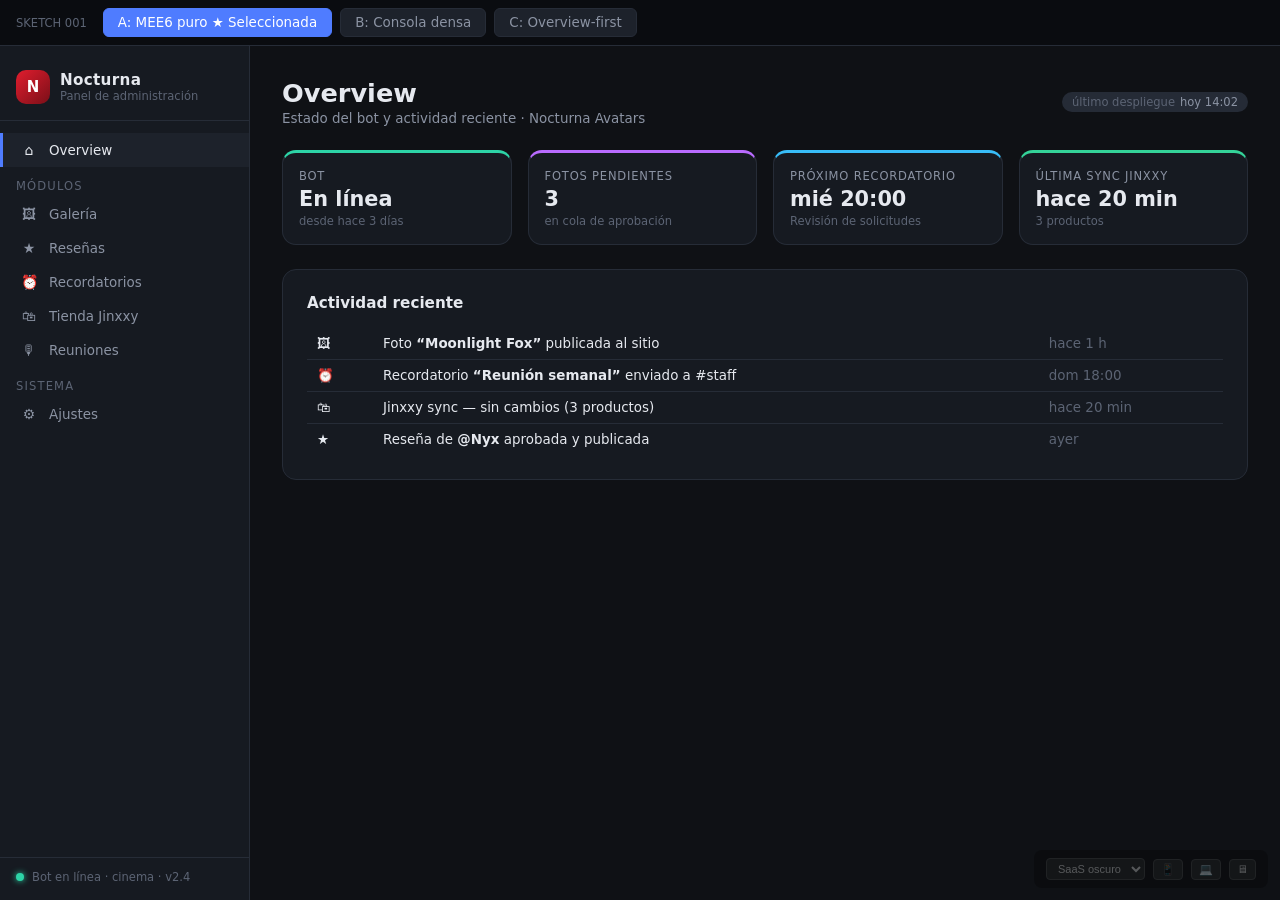
<file: .planning/sketches/001-dashboard-shell/index.html>
<!DOCTYPE html>
<html lang="es">
<head>
<meta charset="utf-8">
<meta name="viewport" content="width=device-width, initial-scale=1">
<title>Sketch 001 — Nocturna Admin Dashboard</title>
<link rel="stylesheet" href="../themes/default.css">
<style>
  * { box-sizing: border-box; margin: 0; padding: 0; }
  body {
    background: var(--color-bg);
    color: var(--color-text);
    font-family: var(--font-sans);
    font-size: var(--text-base);
    padding-top: 46px; /* variant nav */
  }
  button { font-family: inherit; cursor: pointer; }

  /* ── Variant nav ─────────────────────────────── */
  #variant-nav {
    position: fixed; top: 0; left: 0; right: 0; z-index: 9998;
    background: #0a0c10; border-bottom: 1px solid var(--color-border);
    padding: 8px 16px; display: flex; gap: 8px; align-items: center;
  }
  #variant-nav .tag { font-size: var(--text-xs); color: var(--color-text-faint); margin-right: 8px; }
  .variant-tab {
    background: var(--color-surface-2); color: var(--color-text-muted);
    border: 1px solid var(--color-border); border-radius: var(--radius-sm);
    padding: 6px 14px; font-size: var(--text-sm); transition: all .15s ease;
  }
  .variant-tab:hover { color: var(--color-text); border-color: var(--color-border-strong); }
  .variant-tab.active { background: var(--color-primary); border-color: var(--color-primary); color: #fff; }

  .variant { display: none; }
  .variant.active { display: block; }

  /* ── Shell ───────────────────────────────────── */
  .shell { display: flex; min-height: calc(100vh - 46px); max-width: var(--vp, 100%); margin: 0 auto; }
  .side {
    background: var(--color-surface); border-right: 1px solid var(--color-border);
    flex-shrink: 0; display: flex; flex-direction: column; padding: var(--space-4) 0;
  }
  .v-comfy .side { width: 250px; }
  .v-dense .side { width: 205px; padding: var(--space-2) 0; }
  .brand {
    display: flex; align-items: center; gap: 10px; padding: var(--space-2) var(--space-4) var(--space-4);
    border-bottom: 1px solid var(--color-border); margin-bottom: var(--space-3);
  }
  .brand .logo {
    width: 34px; height: 34px; border-radius: var(--radius-md);
    background: linear-gradient(135deg, var(--color-brand), #7a0f18);
    display: grid; place-items: center; font-weight: 800; color: #fff; font-size: 15px;
  }
  .brand .t { font-weight: 700; font-size: var(--text-base); letter-spacing: .02em; }
  .brand .s { font-size: var(--text-xs); color: var(--color-text-faint); }
  .v-dense .brand { padding-bottom: var(--space-2); }
  .v-dense .brand .logo { width: 26px; height: 26px; font-size: 12px; border-radius: var(--radius-sm); }

  .side .grp { font-size: var(--text-xs); text-transform: uppercase; letter-spacing: .1em;
    color: var(--color-text-faint); padding: var(--space-3) var(--space-4) var(--space-1); }
  .nav-item {
    display: flex; align-items: center; gap: 10px; width: 100%;
    background: none; border: none; text-align: left; color: var(--color-text-muted);
    padding: 9px var(--space-4); font-size: var(--text-sm); transition: all .15s ease;
    border-left: 3px solid transparent;
  }
  .v-dense .nav-item { padding: 6px var(--space-3); }
  .nav-item:hover { background: var(--color-surface-2); color: var(--color-text); }
  .nav-item.on { background: var(--color-surface-2); color: var(--color-text); border-left-color: var(--acc, var(--color-primary)); }
  .nav-item .ico { width: 20px; text-align: center; font-size: 14px; }
  .nav-item .dot { margin-left: auto; width: 7px; height: 7px; border-radius: 50%; }
  .nav-item .cnt { margin-left: auto; font-size: var(--text-xs); background: var(--color-surface-3);
    border-radius: var(--radius-full); padding: 1px 7px; color: var(--color-text-muted); }
  .side .foot { margin-top: auto; padding: var(--space-3) var(--space-4) 0; border-top: 1px solid var(--color-border);
    display: flex; align-items: center; gap: 8px; font-size: var(--text-xs); color: var(--color-text-faint); }
  .side .foot .st { width: 8px; height: 8px; border-radius: 50%; background: var(--color-success); box-shadow: 0 0 6px var(--color-success); }

  .main { flex: 1; padding: var(--space-8); overflow-x: hidden; }
  .v-dense .main { padding: var(--space-4); }

  /* ── Page header ─────────────────────────────── */
  .ph { display: flex; align-items: center; gap: var(--space-4); margin-bottom: var(--space-6); }
  .v-dense .ph { margin-bottom: var(--space-3); }
  .ph .ttl { font-size: var(--text-2xl); font-weight: 700; }
  .v-dense .ph .ttl { font-size: var(--text-lg); }
  .ph .sub { color: var(--color-text-muted); font-size: var(--text-sm); margin-top: 3px; }
  .ph .spacer { flex: 1; }

  /* ── Cards / tables ──────────────────────────── */
  .card {
    background: var(--color-surface); border: 1px solid var(--color-border);
    border-radius: var(--radius-lg); padding: var(--space-6); margin-bottom: var(--space-6);
  }
  .v-dense .card { padding: var(--space-3); border-radius: var(--radius-sm); margin-bottom: var(--space-3); }
  .card h3 { font-size: var(--text-base); font-weight: 600; display: flex; align-items: center; gap: 8px; }
  .card .hint { font-size: var(--text-xs); color: var(--color-text-faint); margin-top: 2px; }
  .card-hdr { display: flex; align-items: center; margin-bottom: var(--space-4); }
  .v-dense .card-hdr { margin-bottom: var(--space-2); }
  .card-hdr .spacer { flex: 1; }
  .acc-bar { width: 4px; align-self: stretch; border-radius: 2px; margin-right: 10px; }

  table { width: 100%; border-collapse: collapse; font-size: var(--text-sm); }
  th { text-align: left; font-size: var(--text-xs); text-transform: uppercase; letter-spacing: .07em;
    color: var(--color-text-faint); padding: 6px 10px; border-bottom: 1px solid var(--color-border); }
  td { padding: 8px 10px; border-bottom: 1px solid var(--color-border); vertical-align: middle; }
  .v-dense td { padding: 5px 8px; }
  tr:last-child td { border-bottom: none; }
  tr:hover td { background: rgba(255,255,255,0.015); }

  /* ── Controls ────────────────────────────────── */
  .btn {
    background: var(--color-primary); border: none; color: #fff; font-weight: 600;
    padding: 9px 16px; border-radius: var(--radius-sm); font-size: var(--text-sm); transition: all .15s ease;
  }
  .btn:hover { background: var(--color-primary-hover); }
  .btn.ghost { background: transparent; border: 1px solid var(--color-border-strong); color: var(--color-text-muted); }
  .btn.ghost:hover { color: var(--color-text); border-color: var(--color-text-faint); }
  .btn.danger { background: transparent; border: 1px solid transparent; color: var(--color-danger); }
  .btn.danger:hover { background: rgba(240,67,90,0.1); }
  .btn.ok { background: var(--color-success); color: #052b21; }
  .btn.sm { padding: 5px 10px; font-size: var(--text-xs); }

  .switch { position: relative; width: 40px; height: 22px; flex-shrink: 0; cursor: pointer; }
  .switch input { display: none; }
  .switch .tr { position: absolute; inset: 0; background: var(--color-surface-3); border-radius: var(--radius-full); transition: all .15s ease; }
  .switch .th { position: absolute; top: 3px; left: 3px; width: 16px; height: 16px; background: #fff; border-radius: 50%; transition: all .15s ease; }
  .switch input:checked + .tr { background: var(--color-success); }
  .switch input:checked + .tr .th { left: 21px; }
  .switch.lg { width: 50px; height: 28px; }
  .switch.lg .th { width: 20px; height: 20px; top: 4px; left: 4px; }
  .switch.lg input:checked + .tr .th { left: 26px; }

  .field { margin-bottom: var(--space-4); }
  .v-dense .field { margin-bottom: var(--space-2); }
  .field label { display: block; font-size: var(--text-xs); font-weight: 600; color: var(--color-text-muted);
    margin-bottom: 5px; letter-spacing: .03em; }
  .field input, .field select {
    width: 100%; background: var(--color-surface-2); border: 1px solid var(--color-border);
    color: var(--color-text); border-radius: var(--radius-sm); padding: 8px 10px; font-size: var(--text-sm);
    font-family: inherit; transition: border-color .15s ease;
  }
  .v-dense .field input, .v-dense .field select { padding: 5px 8px; }
  .field input:focus, .field select:focus { outline: none; border-color: var(--color-primary); }
  .field .mono { font-family: var(--font-mono); font-size: var(--text-xs); }
  .grid2 { display: grid; grid-template-columns: 1fr 1fr; gap: 0 var(--space-6); }
  .v-dense .grid2 { gap: 0 var(--space-3); }

  .chip { display: inline-flex; align-items: center; gap: 5px; background: var(--color-surface-3);
    border-radius: var(--radius-full); padding: 3px 10px; font-size: var(--text-xs); color: var(--color-text-muted); }
  .chip .h { color: var(--color-text-faint); }
  .badge { font-size: var(--text-xs); padding: 2px 9px; border-radius: var(--radius-full); font-weight: 600; }
  .badge.on  { background: rgba(45,212,167,.14); color: var(--color-success); }
  .badge.off { background: rgba(139,147,163,.14); color: var(--color-text-muted); }
  .badge.pend{ background: rgba(255,176,32,.14); color: var(--color-warning); }

  /* ── Overview stats ──────────────────────────── */
  .stats { display: grid; grid-template-columns: repeat(4, 1fr); gap: var(--space-4); margin-bottom: var(--space-6); }
  .v-dense .stats { gap: var(--space-2); margin-bottom: var(--space-3); }
  .stat { background: var(--color-surface); border: 1px solid var(--color-border); border-radius: var(--radius-lg);
    padding: var(--space-4); border-top: 3px solid var(--acc, var(--color-primary)); }
  .v-dense .stat { padding: var(--space-2) var(--space-3); border-radius: var(--radius-sm); }
  .stat .k { font-size: var(--text-xs); color: var(--color-text-muted); text-transform: uppercase; letter-spacing: .07em; }
  .stat .v { font-size: var(--text-xl); font-weight: 700; margin-top: 4px; }
  .v-dense .stat .v { font-size: var(--text-base); }
  .stat .d { font-size: var(--text-xs); color: var(--color-text-faint); margin-top: 3px; }

  .qa { display: grid; grid-template-columns: repeat(3, 1fr); gap: var(--space-4); }
  .qa button { background: var(--color-surface); border: 1px solid var(--color-border); border-radius: var(--radius-lg);
    padding: var(--space-4); text-align: left; color: var(--color-text); transition: all .15s ease; }
  .qa button:hover { border-color: var(--acc); transform: translateY(-1px); }
  .qa .i { font-size: 20px; } .qa .t { font-weight: 600; margin-top: 6px; font-size: var(--text-sm); }
  .qa .s { font-size: var(--text-xs); color: var(--color-text-faint); margin-top: 2px; }

  /* Módulo header (MEE6-style) */
  .mod-hdr { display: flex; align-items: center; gap: var(--space-4); background: var(--color-surface);
    border: 1px solid var(--color-border); border-radius: var(--radius-lg); padding: var(--space-4) var(--space-6);
    margin-bottom: var(--space-6); border-left: 4px solid var(--acc, var(--color-primary)); }
  .mod-hdr .i { font-size: 26px; }
  .mod-hdr .t { font-weight: 700; font-size: var(--text-lg); }
  .mod-hdr .s { font-size: var(--text-sm); color: var(--color-text-muted); margin-top: 2px; }
  .mod-hdr .spacer { flex: 1; }

  /* Galería queue */
  .gq { display: grid; grid-template-columns: repeat(3, 1fr); gap: var(--space-4); }
  .v-dense .gq { grid-template-columns: repeat(4, 1fr); gap: var(--space-2); }
  .gcard { background: var(--color-surface-2); border: 1px solid var(--color-border); border-radius: var(--radius-md);
    overflow: hidden; transition: all .2s ease; }
  .gcard .thumb { height: 110px; display: grid; place-items: center; font-size: 26px; }
  .v-dense .gcard .thumb { height: 70px; }
  .gcard .b { padding: var(--space-3); }
  .gcard .n { font-size: var(--text-sm); font-weight: 600; }
  .gcard .m { font-size: var(--text-xs); color: var(--color-text-faint); margin: 3px 0 8px; }
  .gcard .acts { display: flex; gap: 6px; }

  .empty { text-align: center; color: var(--color-text-faint); padding: var(--space-8); font-size: var(--text-sm); }

  /* ── Modal ───────────────────────────────────── */
  #modal-bg { position: fixed; inset: 0; background: rgba(0,0,0,.6); z-index: 10000; display: none;
    align-items: center; justify-content: center; backdrop-filter: blur(2px); }
  #modal-bg.open { display: flex; }
  #modal { background: var(--color-surface); border: 1px solid var(--color-border-strong); border-radius: var(--radius-lg);
    width: 460px; max-width: 92vw; padding: var(--space-6); box-shadow: var(--shadow-lg); }
  #modal h3 { margin-bottom: var(--space-4); }

  /* ── Toast ───────────────────────────────────── */
  #toast { position: fixed; bottom: 24px; left: 50%; transform: translateX(-50%) translateY(80px);
    background: var(--color-surface-3); border: 1px solid var(--color-border-strong); color: var(--color-text);
    padding: 10px 18px; border-radius: var(--radius-md); font-size: var(--text-sm); z-index: 10001;
    transition: transform .25s ease; box-shadow: var(--shadow-md); }
  #toast.show { transform: translateX(-50%) translateY(0); }
  #toast .ok { color: var(--color-success); margin-right: 6px; }

  /* ── Sketch toolbar ──────────────────────────── */
  #sketch-tools { position: fixed; bottom: 12px; right: 12px; z-index: 9999; font-family: system-ui;
    font-size: 12px; background: rgba(0,0,0,.75); color: #fff; padding: 8px 12px; border-radius: 8px;
    opacity: .35; transition: opacity .2s; display: flex; gap: 8px; align-items: center; }
  #sketch-tools:hover { opacity: 1; }
  #sketch-tools button, #sketch-tools select { background: #222; color: #ddd; border: 1px solid #444;
    border-radius: 4px; font-size: 11px; padding: 3px 7px; }
</style>
</head>
<body>

<div id="variant-nav">
  <span class="tag">SKETCH 001</span>
  <button class="variant-tab active" data-v="a" onclick="showVariant('a', this)">A: MEE6 puro ★ Seleccionada</button>
  <button class="variant-tab" data-v="b" onclick="showVariant('b', this)">B: Consola densa</button>
  <button class="variant-tab" data-v="c" onclick="showVariant('c', this)">C: Overview-first</button>
</div>

<div id="variant-a" class="variant active v-comfy"><div class="shell"><aside class="side" id="side-a"></aside><main class="main" id="main-a"></main></div></div>
<div id="variant-b" class="variant v-dense"><div class="shell"><aside class="side" id="side-b"></aside><main class="main" id="main-b"></main></div></div>
<div id="variant-c" class="variant v-comfy"><div class="shell"><aside class="side" id="side-c"></aside><main class="main" id="main-c"></main></div></div>

<div id="modal-bg" onclick="if(event.target===this)closeModal()">
  <div id="modal">
    <h3 id="modal-title">Nuevo recordatorio</h3>
    <div class="field"><label>NOMBRE</label><input id="rm-name" placeholder="Reunión semanal de staff"></div>
    <div class="grid2">
      <div class="field"><label>CANAL</label>
        <select id="rm-channel"><option>#staff</option><option>#anuncios</option><option>#general</option></select></div>
      <div class="field"><label>FRECUENCIA</label>
        <select id="rm-freq"><option>Semanal</option><option>Mensual</option><option>Único</option></select></div>
    </div>
    <div class="grid2">
      <div class="field"><label>DÍA</label><select id="rm-day"><option>Domingo</option><option>Lunes</option><option>Día 1 del mes</option><option>30 jul 2026</option></select></div>
      <div class="field"><label>HORA</label><input id="rm-time" value="18:00"></div>
    </div>
    <div class="field"><label>MENSAJE</label><input id="rm-msg" placeholder="¡Reunión de staff en 30 min! @Staff"></div>
    <div style="display:flex;gap:8px;justify-content:flex-end;margin-top:8px">
      <button class="btn ghost" onclick="closeModal()">Cancelar</button>
      <button class="btn" onclick="saveReminder()">Guardar recordatorio</button>
    </div>
  </div>
</div>

<div id="toast"><span class="ok">✓</span><span id="toast-msg"></span></div>

<div id="sketch-tools">
  <select onchange="document.querySelector('link[href*=themes]').href='../themes/'+this.value+'.css'">
    <option value="default">SaaS oscuro</option>
  </select>
  <button onclick="setVp('375px')">📱</button>
  <button onclick="setVp('768px')">💻</button>
  <button onclick="setVp('100%')">🖥</button>
</div>

<script>
/* ═══ Datos (formas reales del proyecto) ═══════════════════ */
const D = {
  sections: [
    { id:'overview',  ico:'⌂', name:'Overview',       acc:'var(--color-primary)' },
    { id:'gallery',   ico:'🖼', name:'Galería',        acc:'var(--accent-gallery)',  toggle:true, on:true,  pend:3 },
    { id:'reviews',   ico:'★', name:'Reseñas',        acc:'var(--accent-reviews)',  toggle:true, on:true,  pend:1 },
    { id:'reminders', ico:'⏰', name:'Recordatorios',  acc:'var(--accent-reminders)',toggle:true, on:true },
    { id:'jinxxy',    ico:'🛍', name:'Tienda Jinxxy',  acc:'var(--accent-jinxxy)',   toggle:true, on:true },
    { id:'meetings',  ico:'🎙', name:'Reuniones',      acc:'var(--accent-meetings)', toggle:true, on:false },
    { id:'settings',  ico:'⚙', name:'Ajustes',        acc:'var(--accent-settings)' },
  ],
  reminders: [
    { id:1, name:'Reunión semanal de staff',  channel:'#staff',    freq:'Semanal · dom 18:00',   next:'dom 27 jul · 18:00', active:true },
    { id:2, name:'Promo mensual de la tienda',channel:'#anuncios', freq:'Mensual · día 1 12:00', next:'vie 1 ago · 12:00',  active:true },
    { id:3, name:'Revisión de solicitudes',   channel:'#staff',    freq:'Semanal · mié 20:00',   next:'mié 23 jul · 20:00', active:false },
  ],
  galleryPend: [
    { id:1, name:'Kitsune v2',       by:'@Rin',    when:'hace 2 h',  hue:265 },
    { id:2, name:'Neon Dragon',      by:'@Kael',   when:'hace 5 h',  hue:190 },
    { id:3, name:'Moonlight Fox',    by:'@Umbra',  when:'ayer',      hue:330 },
  ],
  reviewsPend: [
    { id:1, by:'@Nyx', avatar:'Kitsune v2', stars:5, text:'Increíble calidad, el rigging es perfecto…', when:'hace 3 h' },
  ],
  products: [
    { name:'Kitsune v2 — Avatar',   price:'$45', synced:'hace 20 min', st:'on' },
    { name:'Neon Dragon — Avatar',  price:'$50', synced:'hace 20 min', st:'on' },
    { name:'Texture Pack Vol. 3',   price:'$12', synced:'hace 20 min', st:'on' },
  ],
  meetings: [
    { title:'Staff semanal — 20 jul', dur:'48 min', st:'Resumen publicado' },
    { title:'Planning tienda — 13 jul', dur:'35 min', st:'Resumen publicado' },
  ],
  settings: [
    { group:'Galería', acc:'var(--accent-gallery)', fields:[
      { label:'Canal de galería', value:'#galería-fotos', raw:'1416329356426481717', type:'channel' },
      { label:'Roles de staff de galería', value:'@Staff Galería', raw:'1418724526308593834', type:'roles' },
    ]},
    { group:'Reseñas', acc:'var(--accent-reviews)', fields:[
      { label:'Canal de reseñas', value:'#reseñas', raw:'1453534905706221600', type:'channel' },
      { label:'Roles de staff de reseñas', value:'@Staff Galería', raw:'1418724526308593834', type:'roles' },
    ]},
    { group:'Recordatorios', acc:'var(--accent-reminders)', fields:[
      { label:'Zona horaria', value:'America/Mexico_City', type:'tz' },
      { label:'Horas de gracia de recuperación', value:'12', type:'int' },
    ]},
    { group:'Tienda Jinxxy', acc:'var(--accent-jinxxy)', fields:[
      { label:'Canal de anuncios', value:'#novedades-tienda', raw:'1525202600738295818', type:'channel' },
      { label:'Intervalo de sondeo (min)', value:'30', type:'int' },
    ]},
    { group:'Reuniones', acc:'var(--accent-meetings)', fields:[
      { label:'Modelo de Whisper', value:'medium', type:'enum' },
      { label:'Foro de resúmenes', value:'#actas-reuniones', raw:'1461022387559012400', type:'channel' },
    ]},
  ],
};
const state = { a:'overview', b:'overview', c:'overview' };
let nextRemId = 10;

/* ═══ Helpers ══════════════════════════════════════════════ */
const $ = (id) => document.getElementById(id);
function toast(msg){ $('toast-msg').textContent = msg; $('toast').classList.add('show');
  clearTimeout(window._tt); window._tt = setTimeout(()=>$('toast').classList.remove('show'), 2200); }
function sec(id){ return D.sections.find(s=>s.id===id); }
function setVp(w){ document.documentElement.style.setProperty('--vp', w); }
function showVariant(v, btn){
  document.querySelectorAll('.variant').forEach(x=>x.classList.remove('active'));
  document.querySelectorAll('.variant-tab').forEach(t=>t.classList.remove('active'));
  $('variant-'+v).classList.add('active'); btn.classList.add('active');
}
function nav(v, id){ state[v]=id; render(v); }
function sw(checked, onchange, lg){ return `<label class="switch ${lg?'lg':''}"><input type="checkbox" ${checked?'checked':''} onchange="${onchange}"><span class="tr"><span class="th"></span></span></label>`; }

/* ═══ Sidebar ══════════════════════════════════════════════ */
function renderSide(v){
  const cfg = { a:{dots:false,counts:false,grp:true}, b:{dots:true,counts:true,grp:false}, c:{dots:false,counts:true,grp:true} }[v];
  let h = `<div class="brand"><div class="logo">N</div><div><div class="t">Nocturna</div><div class="s">Panel de administración</div></div></div>`;
  D.sections.forEach(s=>{
    if (cfg.grp && s.id==='gallery')  h += `<div class="grp">Módulos</div>`;
    if (cfg.grp && s.id==='settings') h += `<div class="grp">Sistema</div>`;
    const extra = cfg.dots && s.toggle ? `<span class="dot" style="background:${s.on?'var(--color-success)':'var(--color-text-faint)'}"></span>`
                : cfg.counts && s.pend ? `<span class="cnt">${s.pend}</span>` : '';
    h += `<button class="nav-item ${state[v]===s.id?'on':''}" style="--acc:${s.acc}" onclick="nav('${v}','${s.id}')">
            <span class="ico">${s.ico}</span>${s.name}${extra}</button>`;
  });
  h += `<div class="foot"><span class="st"></span> Bot en línea · cinema · v2.4</div>`;
  $('side-'+v).innerHTML = h;
}

/* ═══ Páginas ══════════════════════════════════════════════ */
function pgOverview(v){
  const dense = v==='b';
  let h = `<div class="ph"><div><div class="ttl">Overview</div><div class="sub">Estado del bot y actividad reciente · Nocturna Avatars</div></div>
           <div class="spacer"></div><span class="chip"><span class="h">último despliegue</span> hoy 14:02</span></div>`;
  h += `<div class="stats">
    <div class="stat" style="--acc:var(--color-success)"><div class="k">Bot</div><div class="v">En línea</div><div class="d">desde hace 3 días</div></div>
    <div class="stat" style="--acc:var(--accent-gallery)"><div class="k">Fotos pendientes</div><div class="v">${D.galleryPend.length}</div><div class="d">en cola de aprobación</div></div>
    <div class="stat" style="--acc:var(--accent-reminders)"><div class="k">Próximo recordatorio</div><div class="v">mié 20:00</div><div class="d">Revisión de solicitudes</div></div>
    <div class="stat" style="--acc:var(--accent-jinxxy)"><div class="k">Última sync Jinxxy</div><div class="v" id="sync-v-${v}">hace 20 min</div><div class="d">${D.products.length} productos</div></div>
  </div>`;
  if (v==='c') {
    h += `<div class="card"><div class="card-hdr"><h3>Acciones rápidas</h3></div><div class="qa">
      <button style="--acc:var(--accent-gallery)" onclick="nav('c','gallery')"><div class="i">🖼</div><div class="t">Revisar cola de galería</div><div class="s">${D.galleryPend.length} fotos esperando</div></button>
      <button style="--acc:var(--accent-reminders)" onclick="openModal('c')"><div class="i">⏰</div><div class="t">Nuevo recordatorio</div><div class="s">crear sin salir del overview</div></button>
      <button style="--acc:var(--accent-jinxxy)" onclick="syncNow('c')"><div class="i">🛍</div><div class="t">Sincronizar tienda</div><div class="s">forzar sync de Jinxxy ahora</div></button>
    </div></div>`;
  }
  h += `<div class="card"><div class="card-hdr"><h3>Actividad reciente</h3></div><table>
    <tr><td>🖼</td><td>Foto <b>“Moonlight Fox”</b> publicada al sitio</td><td style="color:var(--color-text-faint)">hace 1 h</td></tr>
    <tr><td>⏰</td><td>Recordatorio <b>“Reunión semanal”</b> enviado a #staff</td><td style="color:var(--color-text-faint)">dom 18:00</td></tr>
    <tr><td>🛍</td><td>Jinxxy sync — sin cambios (3 productos)</td><td style="color:var(--color-text-faint)">hace 20 min</td></tr>
    <tr><td>★</td><td>Reseña de <b>@Nyx</b> aprobada y publicada</td><td style="color:var(--color-text-faint)">ayer</td></tr>
  </table></div>`;
  return h;
}

function modHdr(v, id, desc){
  const s = sec(id);
  return `<div class="mod-hdr" style="--acc:${s.acc}"><span class="i">${s.ico}</span>
    <div><div class="t">${s.name}</div><div class="s">${desc}</div></div><div class="spacer"></div>
    <span class="badge ${s.on?'on':'off'}">${s.on?'Módulo activo':'Desactivado'}</span>
    ${sw(s.on, `toggleMod('${v}','${id}')`, true)}</div>`;
}

function pgReminders(v){
  const dense = v==='b';
  let h = dense
    ? `<div class="ph"><div><div class="ttl">⏰ Recordatorios</div></div><div class="spacer"></div>
       <button class="btn sm" onclick="openModal('${v}')">+ Nuevo</button></div>`
    : modHdr(v,'reminders','Mensajes programados que el bot envía — lo mismo que /reminder en Discord') +
      `<div class="ph"><div><div class="sub">${D.reminders.length} recordatorios configurados · zona horaria America/Mexico_City</div></div>
       <div class="spacer"></div><button class="btn" onclick="openModal('${v}')">+ Nuevo recordatorio</button></div>`;
  if (!D.reminders.length) return h + `<div class="card"><div class="empty">No hay recordatorios. Crea el primero con “+ Nuevo”.</div></div>`;
  h += `<div class="card" style="padding:${dense?'0':'var(--space-2) var(--space-4)'}"><table>
    <tr><th>Recordatorio</th><th>Canal</th><th>Frecuencia</th><th>Próximo envío</th><th>Activo</th><th></th></tr>`;
  D.reminders.forEach(r=>{
    h += `<tr><td><b>${r.name}</b></td><td><span class="chip">${r.channel}</span></td>
      <td style="color:var(--color-text-muted)">${r.freq}</td><td style="color:var(--color-text-muted)">${r.next}</td>
      <td>${sw(r.active, `toggleRem('${v}',${r.id})`)}</td>
      <td style="text-align:right"><button class="btn ghost sm" onclick="openModal('${v}',${r.id})">Editar</button>
      <button class="btn danger sm" onclick="delRem('${v}',${r.id})">Borrar</button></td></tr>`;
  });
  return h + `</table></div>`;
}

function pgGallery(v){
  const dense = v==='b';
  let h = dense
    ? `<div class="ph"><div><div class="ttl">🖼 Galería — cola de aprobación</div></div><div class="spacer"></div><span class="badge pend">${D.galleryPend.length} pendientes</span></div>`
    : modHdr(v,'gallery','Cola de fotos del foro — aprobar aquí equivale a la reacción ✅ del staff en Discord') +
      `<div class="ph"><div><div class="sub">Pendientes de aprobación (${D.galleryPend.length})</div></div></div>`;
  if (!D.galleryPend.length) h += `<div class="card"><div class="empty">🎉 Cola vacía — no hay fotos esperando aprobación.</div></div>`;
  else {
    h += `<div class="gq">`;
    D.galleryPend.forEach(g=>{
      h += `<div class="gcard" id="g-${v}-${g.id}"><div class="thumb" style="background:linear-gradient(135deg,hsl(${g.hue},45%,22%),hsl(${g.hue+40},45%,14%))">🖼</div>
        <div class="b"><div class="n">${g.name}</div><div class="m">${g.by} · ${g.when}</div>
        <div class="acts"><button class="btn ok sm" onclick="approveG('${v}',${g.id})">✓ Aprobar</button>
        <button class="btn danger sm" onclick="rejectG('${v}',${g.id})">✕ Quitar</button></div></div></div>`;
    });
    h += `</div>`;
  }
  h += `<div class="card" style="margin-top:var(--space-6)"><div class="card-hdr"><h3>Publicadas recientemente</h3></div><table>
    <tr><td>Moonlight Fox</td><td>@Umbra</td><td><span class="badge on">publicada</span></td><td style="color:var(--color-text-faint)">hace 1 h</td></tr>
    <tr><td>Cyber Wolf</td><td>@Kael</td><td><span class="badge on">publicada</span></td><td style="color:var(--color-text-faint)">ayer</td></tr>
  </table></div>`;
  return h;
}

function pgReviews(v){
  let h = v==='b'
    ? `<div class="ph"><div><div class="ttl">★ Reseñas</div></div><div class="spacer"></div><span class="badge pend">${D.reviewsPend.length} pendiente</span></div>`
    : modHdr(v,'reviews','Reseñas de la comunidad — aprobar publica a reviews.json del sitio');
  D.reviewsPend.forEach(r=>{
    h += `<div class="card" id="rv-${v}-${r.id}"><div class="card-hdr"><div class="acc-bar" style="background:var(--accent-reviews)"></div>
      <div><h3>${r.by} — ${r.avatar} <span style="color:var(--accent-reviews)">${'★'.repeat(r.stars)}</span></h3>
      <div class="hint">${r.when}</div></div><div class="spacer"></div>
      <button class="btn ok sm" onclick="approveRv('${v}',${r.id})">✓ Aprobar</button>&nbsp;
      <button class="btn danger sm" onclick="approveRv('${v}',${r.id},true)">✕ Rechazar</button></div>
      <p style="color:var(--color-text-muted);font-size:var(--text-sm)">“${r.text}”</p></div>`;
  });
  if (!D.reviewsPend.length) h += `<div class="card"><div class="empty">Sin reseñas pendientes.</div></div>`;
  return h;
}

function pgJinxxy(v){
  let h = v==='b'
    ? `<div class="ph"><div><div class="ttl">🛍 Tienda Jinxxy</div></div><div class="spacer"></div><button class="btn sm" id="sync-btn-${v}" onclick="syncNow('${v}')">⟳ Sincronizar ahora</button></div>`
    : modHdr(v,'jinxxy','Sondeo periódico de la tienda — refleja productos en store.json del sitio') +
      `<div class="ph"><div><div class="sub">Última sincronización: <b id="sync-lbl-${v}">hace 20 min</b> · próxima en 10 min</div></div>
       <div class="spacer"></div><button class="btn" id="sync-btn-${v}" onclick="syncNow('${v}')">⟳ Sincronizar ahora</button></div>`;
  h += `<div class="card" style="padding:0"><table><tr><th>Producto</th><th>Precio</th><th>Sincronizado</th><th>Estado</th></tr>`;
  D.products.forEach(p=>{ h += `<tr><td><b>${p.name}</b></td><td>${p.price}</td><td style="color:var(--color-text-muted)">${p.synced}</td><td><span class="badge on">en el sitio</span></td></tr>`; });
  return h + `</table></div>`;
}

function pgMeetings(v){
  let h = v==='b'
    ? `<div class="ph"><div><div class="ttl">🎙 Reuniones</div></div></div>`
    : modHdr(v,'meetings','Captura de voz → transcripción Whisper → resumen al foro');
  h += `<div class="card" style="padding:0"><table><tr><th>Reunión</th><th>Duración</th><th>Estado</th></tr>`;
  D.meetings.forEach(m=>{ h += `<tr><td><b>${m.title}</b></td><td>${m.dur}</td><td><span class="badge on">${m.st}</span></td></tr>`; });
  return h + `</table></div>`;
}

function pgSettings(v){
  const dense = v==='b';
  let h = `<div class="ph"><div><div class="ttl">⚙ Ajustes</div><div class="sub">Valores operativos seguros — los secretos nunca aparecen aquí</div></div>
    <div class="spacer"></div><button class="btn" onclick="saveSettings('${v}', this)">Guardar cambios</button></div>`;
  D.settings.forEach(g=>{
    h += `<div class="card"><div class="card-hdr"><div class="acc-bar" style="background:${g.acc}"></div><h3>${g.group}</h3></div><div class="grid2">`;
    g.fields.forEach(f=>{
      const resolved = f.raw ? `<div class="hint" style="margin-top:4px">ID: <span style="font-family:var(--font-mono)">${f.raw}</span></div>` : '';
      if (f.type==='channel' || f.type==='roles')
        h += `<div class="field"><label>${f.label.toUpperCase()}</label><select><option>${f.value}</option><option>#staff</option><option>#general</option></select>${resolved}</div>`;
      else if (f.type==='tz')
        h += `<div class="field"><label>${f.label.toUpperCase()}</label><select><option>${f.value}</option><option>UTC</option><option>Europe/Madrid</option></select></div>`;
      else
        h += `<div class="field"><label>${f.label.toUpperCase()}</label><input value="${f.value}"></div>`;
    });
    h += `</div></div>`;
  });
  return h;
}

/* ═══ Render + acciones ════════════════════════════════════ */
const pages = { overview:pgOverview, reminders:pgReminders, gallery:pgGallery, reviews:pgReviews, jinxxy:pgJinxxy, meetings:pgMeetings, settings:pgSettings };
function render(v){ renderSide(v); $('main-'+v).innerHTML = pages[state[v]](v); }

function toggleMod(v,id){ const s=sec(id); s.on=!s.on; render(v); toast(s.on?`Módulo ${s.name} activado`:`Módulo ${s.name} desactivado`); }
function toggleRem(v,id){ const r=D.reminders.find(x=>x.id===id); r.active=!r.active; toast(r.active?'Recordatorio activado':'Recordatorio pausado'); render(v); }
function delRem(v,id){ D.reminders = D.reminders.filter(x=>x.id!==id); render(v); toast('Recordatorio borrado'); }
let modalCtx = null;
function openModal(v,id){ modalCtx={v,id}; $('modal-title').textContent = id?'Editar recordatorio':'Nuevo recordatorio';
  if(id){ const r=D.reminders.find(x=>x.id===id); $('rm-name').value=r.name; } else { $('rm-name').value=''; }
  $('modal-bg').classList.add('open'); }
function closeModal(){ $('modal-bg').classList.remove('open'); }
function saveReminder(){
  const name = $('rm-name').value.trim() || 'Recordatorio sin nombre';
  const {v,id} = modalCtx;
  if (id) { D.reminders.find(x=>x.id===id).name = name; toast('Recordatorio actualizado'); }
  else { D.reminders.push({ id:nextRemId++, name, channel:$('rm-channel').value, freq:$('rm-freq').value+' · '+$('rm-time').value, next:'próximo ciclo', active:true }); toast('Recordatorio creado'); }
  closeModal(); if (state[v]==='reminders'||state[v]==='overview') render(v);
}
function approveG(v,id){ const el=$('g-'+v+'-'+id); el.style.opacity=0; el.style.transform='scale(.95)';
  setTimeout(()=>{ D.galleryPend=D.galleryPend.filter(x=>x.id!==id); sec('gallery').pend=D.galleryPend.length; render(v); }, 200);
  toast('Foto aprobada — publicando al sitio…'); }
function rejectG(v,id){ const el=$('g-'+v+'-'+id); el.style.opacity=0;
  setTimeout(()=>{ D.galleryPend=D.galleryPend.filter(x=>x.id!==id); sec('gallery').pend=D.galleryPend.length; render(v); }, 200);
  toast('Foto quitada de la cola'); }
function approveRv(v,id,rej){ D.reviewsPend=D.reviewsPend.filter(x=>x.id!==id); sec('reviews').pend=0; render(v);
  toast(rej?'Reseña rechazada':'Reseña aprobada — publicando…'); }
function syncNow(v){ const b=$('sync-btn-'+v); if(b){ b.textContent='⟳ Sincronizando…'; b.disabled=true; }
  setTimeout(()=>{ D.products.forEach(p=>p.synced='ahora mismo'); toast('Tienda sincronizada — 3 productos, sin cambios'); render(v); }, 900); }
function saveSettings(v,btn){ btn.textContent='Guardando…'; btn.disabled=true;
  setTimeout(()=>{ btn.textContent='Guardar cambios'; btn.disabled=false; toast('Ajustes guardados — el bot los usa en su próximo ciclo'); }, 700); }

['a','b','c'].forEach(render);
</script>
</body>
</html>
</file>
<file: .planning/sketches/themes/default.css>
:root {
  /* Colors — SaaS neutro oscuro (gris-azulado, acentos por sección) */
  --color-bg: #0f1115;
  --color-surface: #161a21;
  --color-surface-2: #1d222b;
  --color-surface-3: #252b36;
  --color-border: #262c37;
  --color-border-strong: #333b49;
  --color-text: #e6e9ef;
  --color-text-muted: #8b93a3;
  --color-text-faint: #5c6474;
  --color-primary: #4f7cff;
  --color-primary-hover: #3b66e8;
  --color-danger: #f0435a;
  --color-success: #2dd4a7;
  --color-warning: #ffb020;

  /* Marca Nocturna — solo logo y detalles puntuales */
  --color-brand: #e11d2e;

  /* Acentos por sección */
  --accent-gallery: #b96bff;
  --accent-reviews: #ffb020;
  --accent-reminders: #38bdf8;
  --accent-jinxxy: #34d399;
  --accent-meetings: #f472b6;
  --accent-settings: #8b93a3;

  /* Typography */
  --font-sans: 'Inter', 'Segoe UI', system-ui, sans-serif;
  --font-mono: 'Cascadia Code', 'JetBrains Mono', monospace;
  --text-xs: 0.72rem;
  --text-sm: 0.84rem;
  --text-base: 0.95rem;
  --text-lg: 1.1rem;
  --text-xl: 1.3rem;
  --text-2xl: 1.6rem;

  /* Spacing */
  --space-1: 4px;
  --space-2: 8px;
  --space-3: 12px;
  --space-4: 16px;
  --space-6: 24px;
  --space-8: 32px;
  --space-12: 48px;

  /* Shapes */
  --radius-sm: 6px;
  --radius-md: 10px;
  --radius-lg: 14px;
  --radius-full: 9999px;

  /* Shadows */
  --shadow-sm: 0 1px 2px rgba(0,0,0,0.35);
  --shadow-md: 0 4px 10px rgba(0,0,0,0.35);
  --shadow-lg: 0 12px 28px rgba(0,0,0,0.45);
}
</file>
